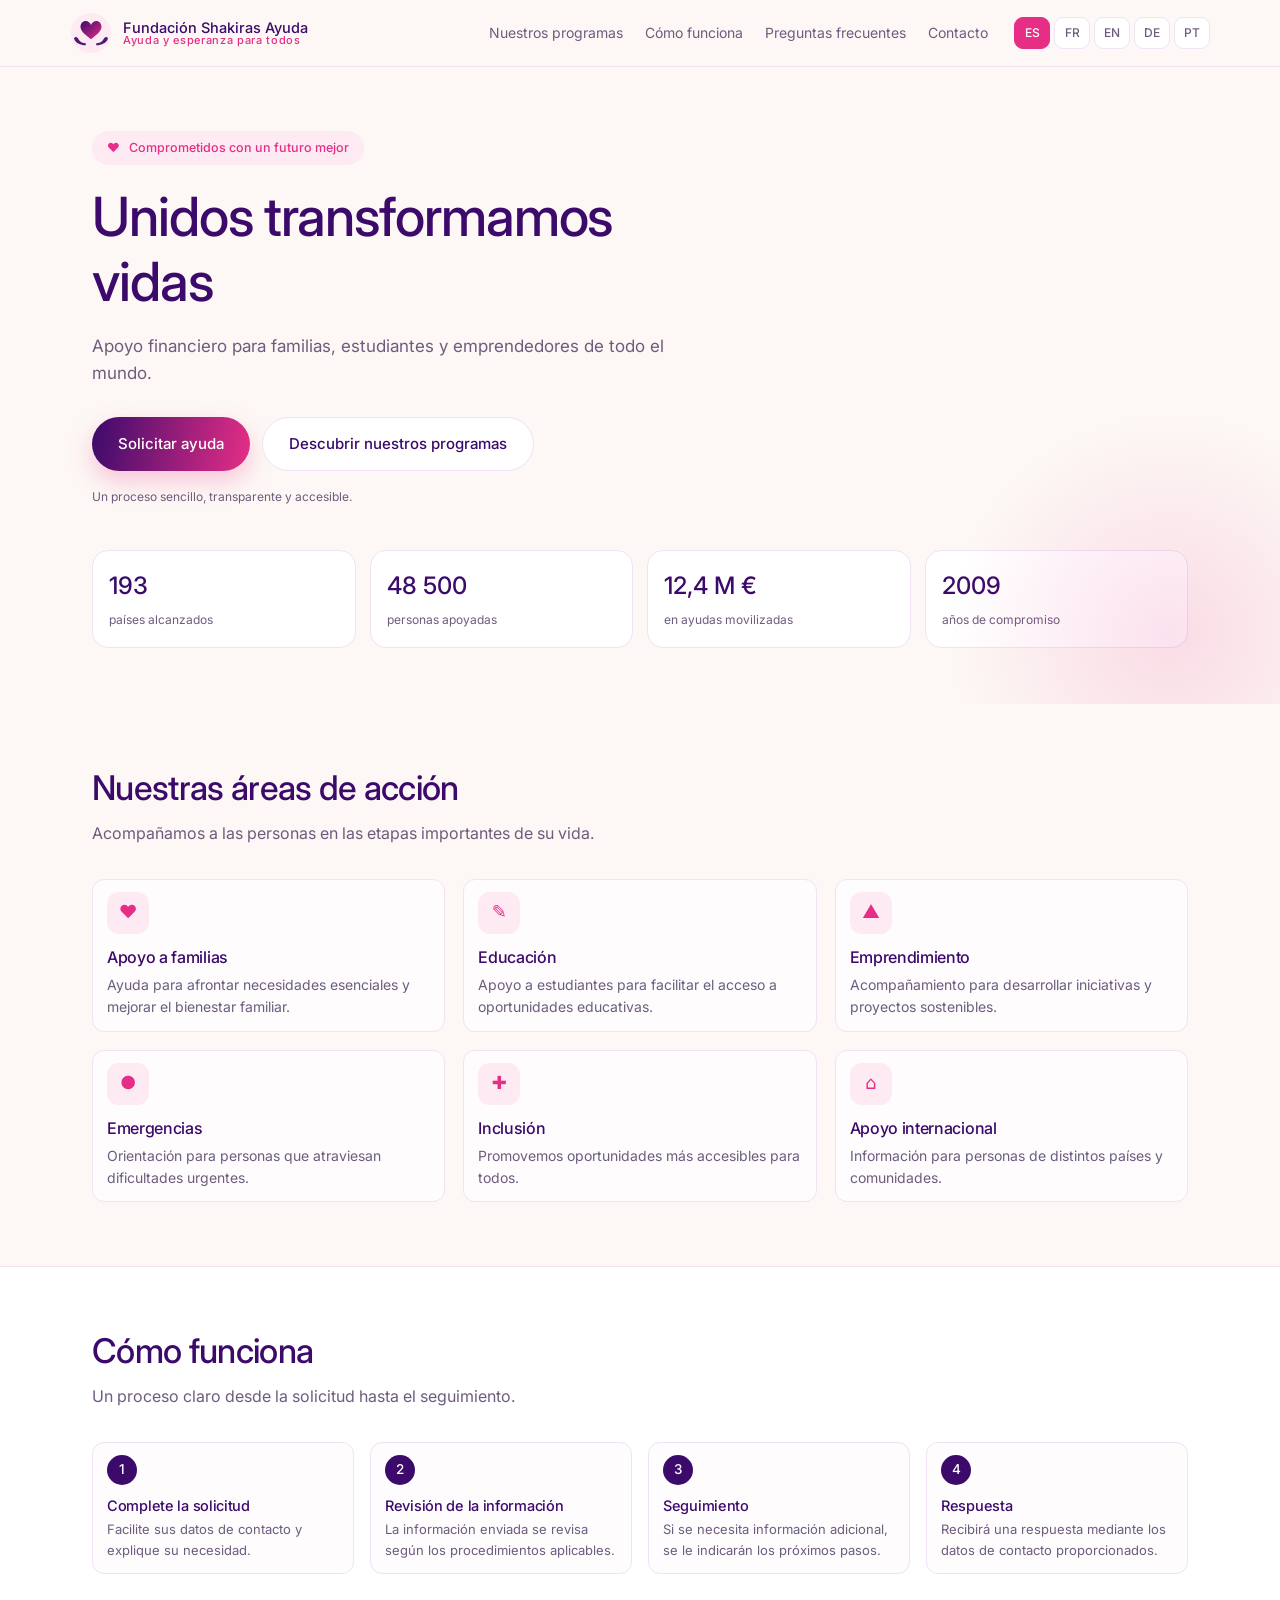
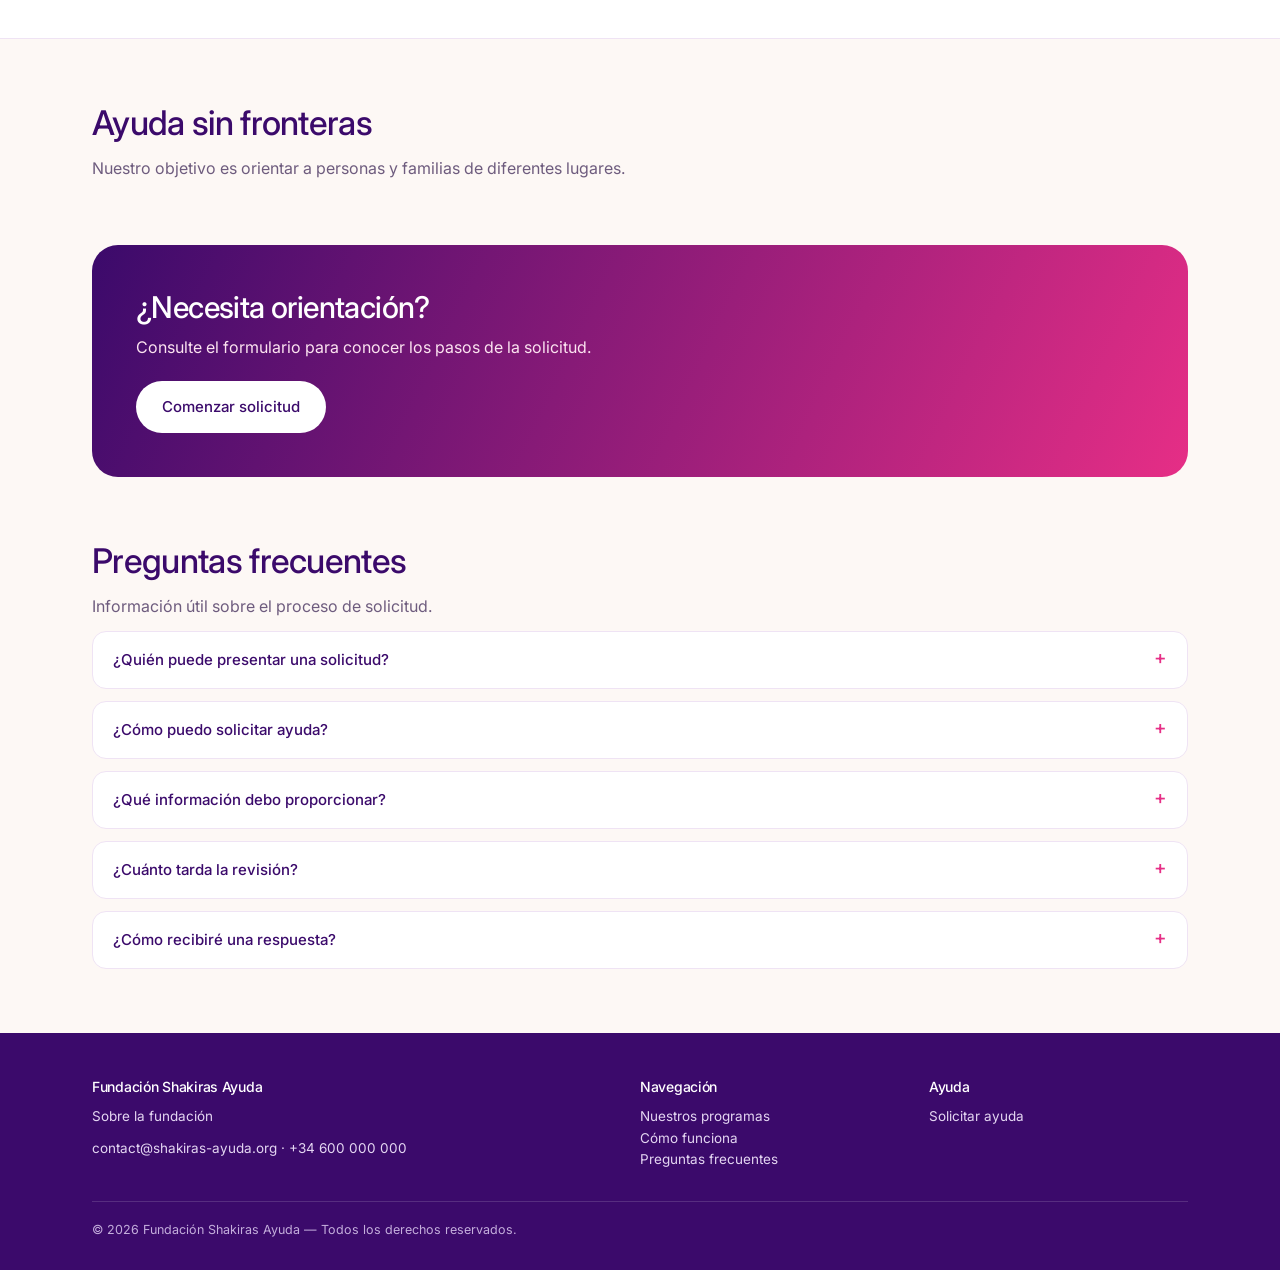
<file: index.html>
<!DOCTYPE html>
<html lang="es">
<head>
<meta charset="utf-8">
<meta name="viewport" content="width=device-width,initial-scale=1">
<title>Fundación Shakiras Ayuda — Ayuda financiera en todo el mundo</title>
<meta name="description" content="Ayuda financiera directa para familias, estudiantes y emprendedores, en cualquier país.">
<link rel="icon" type="image/svg+xml" href="favicon.svg">
<link rel="apple-touch-icon" href="assets/img/logo.svg">
<meta property="og:title" content="Fundación Shakiras Ayuda">
<meta property="og:description" content="Unidos transformamos vidas.">
<meta property="og:image" content="assets/img/logo.svg">
<link rel="preconnect" href="https://fonts.googleapis.com">
<link href="https://fonts.googleapis.com/css2?family=Inter:wght@400;500&display=swap" rel="stylesheet">
<link rel="stylesheet" href="assets/css/style.css">
</head>
<body>

<header class="site">
  <div class="wrap nav">
    <a class="brand" href="#top" aria-label="Fundación Shakiras Ayuda">
      <svg viewBox="0 0 120 120" aria-hidden="true">
        <defs><linearGradient id="g1" x1="0" y1="0" x2="1" y2="1">
          <stop offset="0" stop-color="#3B0A6B"/><stop offset="1" stop-color="#E62E86"/></linearGradient></defs>
        <circle cx="60" cy="60" r="57" fill="#FDEAF3"/>
        <path class="heart" fill="url(#g1)" d="M60 78C42 64 30 53 30 42c0-9 7-16 15-16 7 0 12 5 15 11 3-6 8-11 15-11 8 0 15 7 15 16 0 11-12 22-30 36z"/>
        <g fill="#3B0A6B" opacity=".92">
          <path d="M45 95C29 95 16 88 12 77c-1-4 3-7 7-5 3 1 5 4 6 7 4 7 12 10 20 10z"/>
          <path d="M75 95c16 0 29-7 33-18 1-4-3-7-7-5-3 1-5 4-6 7-4 7-12 10-20 10z"/>
        </g>
      </svg>
      <span class="bt"><b>Fundación Shakiras Ayuda</b><i data-i="brand_sub"></i></span>
    </a>
    <ul>
      <li><a href="#acciones" data-i="nav_actions"></a></li>
      <li><a href="#como" data-i="nav_how"></a></li>
      <li><a href="#faq" data-i="nav_faq"></a></li>
      <li><a href="#contacto" data-i="nav_contact"></a></li>
    </ul>
    <div class="langs" role="group" aria-label="Language">
      <button data-lang="es" aria-pressed="true">ES</button>
      <button data-lang="fr" aria-pressed="false">FR</button>
      <button data-lang="en" aria-pressed="false">EN</button>
      <button data-lang="de" aria-pressed="false">DE</button>
      <button data-lang="pt" aria-pressed="false">PT</button>
    </div>
    <button class="burger" aria-label="Menu" aria-expanded="false">☰</button>
  </div>
</header>

<main id="top">

  <section class="hero">
    <div class="wrap">
      <div class="badge"><span>♥</span><span data-i="hero_badge"></span></div>
      <h1 data-i="hero_t"></h1>
      <p class="lead" data-i="hero_lead"></p>
      <div class="cta">
        <a class="btn btn-p" href="souscrire.html" data-i="hero_cta"></a>
        <a class="btn btn-g" href="#acciones" data-i="hero_cta2"></a>
      </div>
      <p class="hint" style="margin-top:16px" data-i="hero_trust"></p>
      <div class="stats">
        <div class="stat"><b>193</b><i data-i="s1"></i></div>
        <div class="stat"><b>48 500</b><i data-i="s2"></i></div>
        <div class="stat"><b>12,4 M €</b><i data-i="s3"></i></div>
        <div class="stat"><b>2009</b><i data-i="s4"></i></div>
      </div>
    </div>
  </section>

  <section class="blk" id="acciones">
    <div class="wrap">
      <h2 data-i="act_t"></h2>
      <p class="lead" data-i="act_lead"></p>
      <div class="grid">
        <div class="card reveal"><div class="ico">♥</div><h3 data-i="a1_t"></h3><p data-i="a1_d"></p></div>
        <div class="card reveal"><div class="ico">✎</div><h3 data-i="a2_t"></h3><p data-i="a2_d"></p></div>
        <div class="card reveal"><div class="ico">▲</div><h3 data-i="a3_t"></h3><p data-i="a3_d"></p></div>
        <div class="card reveal"><div class="ico">●</div><h3 data-i="a4_t"></h3><p data-i="a4_d"></p></div>
        <div class="card reveal"><div class="ico">✚</div><h3 data-i="a5_t"></h3><p data-i="a5_d"></p></div>
        <div class="card reveal"><div class="ico">⌂</div><h3 data-i="a6_t"></h3><p data-i="a6_d"></p></div>
      </div>
    </div>
  </section>

  <section class="blk alt" id="como">
    <div class="wrap">
      <h2 data-i="how_t"></h2>
      <p class="lead" data-i="how_lead"></p>
      <div class="steps">
        <div class="step reveal"><b>1</b><h4 data-i="h1_t"></h4><p data-i="h1_d"></p></div>
        <div class="step reveal"><b>2</b><h4 data-i="h2_t"></h4><p data-i="h2_d"></p></div>
        <div class="step reveal"><b>3</b><h4 data-i="h3_t"></h4><p data-i="h3_d"></p></div>
        <div class="step reveal"><b>4</b><h4 data-i="h4_t"></h4><p data-i="h4_d"></p></div>
      </div>
    </div>
  </section>

  <section class="blk">
    <div class="wrap">
      <h2 data-i="world_t"></h2>
      <p class="lead" data-i="world_lead"></p>
    </div>
  </section>

  <div class="wrap">
    <div class="band">
      <h2 data-i="cta_t"></h2>
      <p data-i="cta_lead"></p>
      <a class="btn btn-w" style="margin-top:20px" href="souscrire.html" data-i="cta_btn"></a>
    </div>
  </div>

  <section class="blk" id="faq" style="padding-top:0">
    <div class="wrap">
      <h2 data-i="faq_t"></h2>
      <p class="lead" data-i="faq_lead"></p>
      <details class="faq"><summary data-i="q1"></summary><p data-i="a1"></p></details>
      <details class="faq"><summary data-i="q2"></summary><p data-i="a2"></p></details>
      <details class="faq"><summary data-i="q3"></summary><p data-i="a3"></p></details>
      <details class="faq"><summary data-i="q4"></summary><p data-i="a4"></p></details>
      <details class="faq"><summary data-i="q5"></summary><p data-i="a5"></p></details>
    </div>
  </section>

</main>

<footer class="site" id="contacto">
  <div class="wrap">
    <div class="fgrid">
      <div>
        <h4>Fundación Shakiras Ayuda</h4>
        <p data-i="foot_about"></p>
        <p style="margin-top:10px">contact@shakiras-ayuda.org · +34 600 000 000</p>
      </div>
      <div>
        <h4 data-i="foot_nav"></h4>
        <p><a href="#acciones" data-i="nav_actions"></a></p>
        <p><a href="#como" data-i="nav_how"></a></p>
        <p><a href="#faq" data-i="nav_faq"></a></p>
      </div>
      <div>
        <h4 data-i="foot_help"></h4>
        <p><a href="souscrire.html" data-i="nav_apply"></a></p>
      </div>
    </div>
    <div class="fbot">© <span id="yr"></span> Fundación Shakiras Ayuda — <span data-i="foot_rights"></span></div>
  </div>
</footer>

<script>document.getElementById('yr').textContent = new Date().getFullYear();</script>
<script src="assets/js/i18n.js"></script>
<script src="assets/js/app.js"></script>
</body>
</html>
</file>
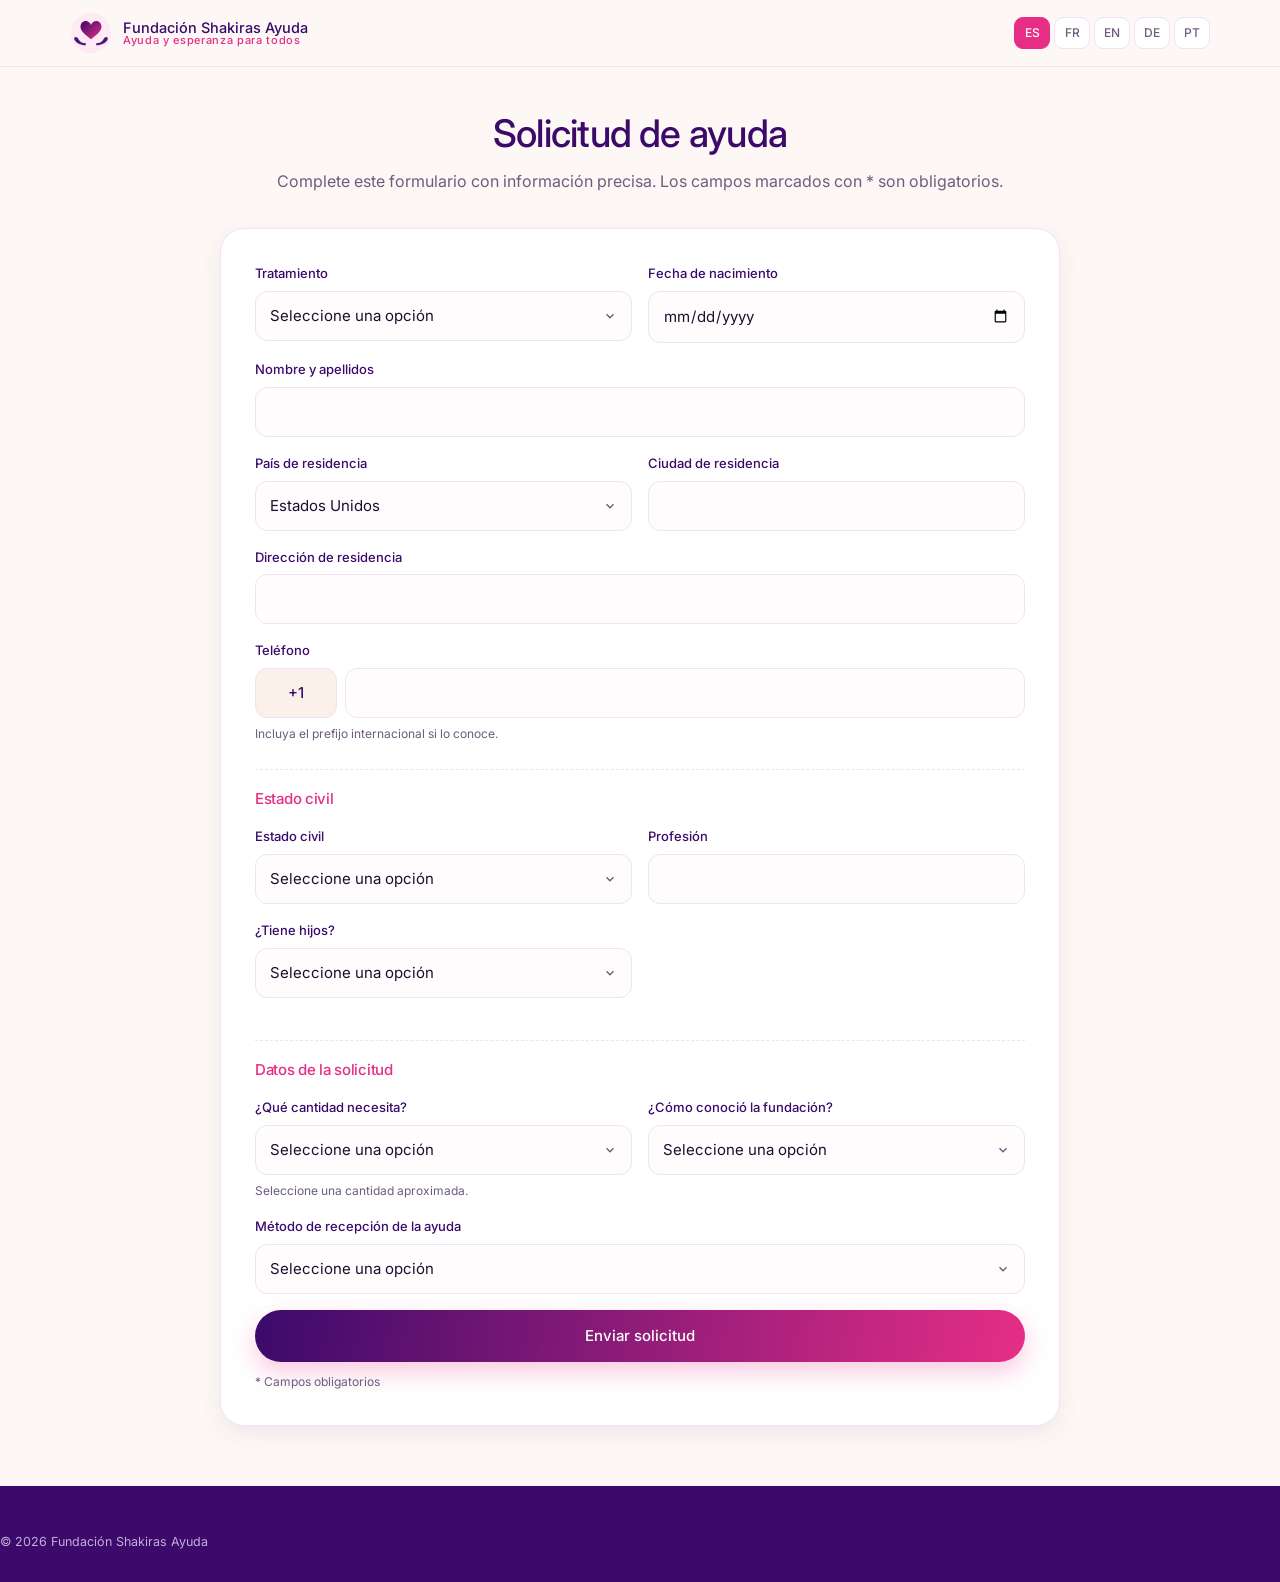
<file: souscrire.html>
<!DOCTYPE html>
<html lang="es">
<head>
<meta charset="utf-8">
<meta name="viewport" content="width=device-width,initial-scale=1">
<title>Demande d'aide — Fundación Shakiras Ayuda</title>
<link rel="icon" type="image/svg+xml" href="favicon.svg">
<link rel="preconnect" href="https://fonts.googleapis.com">
<link href="https://fonts.googleapis.com/css2?family=Inter:wght@400;500&display=swap" rel="stylesheet">
<link rel="stylesheet" href="assets/css/style.css">
<link rel="alternate" hreflang="es" href="https://votre-domaine.org/?lang=es">
<link rel="alternate" hreflang="fr" href="https://votre-domaine.org/?lang=fr">
<link rel="alternate" hreflang="en" href="https://votre-domaine.org/?lang=en">
<link rel="alternate" hreflang="de" href="https://votre-domaine.org/?lang=de">
<link rel="alternate" hreflang="pt" href="https://votre-domaine.org/?lang=pt">
<link rel="alternate" hreflang="x-default" href="https://votre-domaine.org/">
</head>
<body>

<header class="site">
  <div class="wrap nav">
    <a class="brand" href="index.html">
      <svg viewBox="0 0 120 120" aria-hidden="true">
        <defs><linearGradient id="g1" x1="0" y1="0" x2="1" y2="1">
          <stop offset="0" stop-color="#3B0A6B"/><stop offset="1" stop-color="#E62E86"/></linearGradient></defs>
        <circle cx="60" cy="60" r="57" fill="#FDEAF3"/>
        <path class="heart" fill="url(#g1)" d="M60 78C42 64 30 53 30 42c0-9 7-16 15-16 7 0 12 5 15 11 3-6 8-11 15-11 8 0 15 7 15 16 0 11-12 22-30 36z"/>
        <g fill="#3B0A6B" opacity=".92">
          <path d="M45 95C29 95 16 88 12 77c-1-4 3-7 7-5 3 1 5 4 6 7 4 7 12 10 20 10z"/>
          <path d="M75 95c16 0 29-7 33-18 1-4-3-7-7-5-3 1-5 4-6 7-4 7-12 10-20 10z"/>
        </g>
      </svg>
      <span class="bt"><b>Fundación Shakiras Ayuda</b><i data-i="brand_sub"></i></span>
    </a>
    <div class="langs" style="margin-left:auto" role="group" aria-label="Language">
      <button data-lang="es" aria-pressed="false">ES</button>
      <button data-lang="fr" aria-pressed="false">FR</button>
      <button data-lang="en" aria-pressed="false">EN</button>
      <button data-lang="de" aria-pressed="false">DE</button>
      <button data-lang="pt" aria-pressed="false">PT</button>
    </div>
  </div>
</header>

<main>
  <div class="wrap fhead">
    <h1 data-i="f_t"></h1>
    <p data-i="f_lead"></p>
  </div>

  <div class="wrap">
    <div class="fcard">
      <div id="errBox" class="err-msg hide"></div>

      <form id="formAide" action="traitement.php" method="post" novalidate>
        <input type="hidden" name="lang" id="langField" value="es">

        <!-- Civilité + Naissance -->
        <div class="row">
          <div class="f">
            <label for="civilite" data-i="f_civ"></label>
            <select class="in" id="civilite" name="civilite" required></select>
          </div>
          <div class="f">
            <label for="naissance" data-i="f_naiss"></label>
            <input class="in" type="date" id="naissance" name="naissance" max="2012-12-31" required>
          </div>
        </div>

        <!-- Nom -->
        <div class="f">
          <label for="nom" data-i="f_nom"></label>
          <input class="in" type="text" id="nom" name="nom" data-i-ph="ph_nom" required autocomplete="name">
        </div>

        <!-- Pays + Ville -->
        <div class="row">
          <div class="f">
            <label for="pays" data-i="f_pays"></label>
            <select class="in" id="pays" name="pays" required></select>
          </div>
          <div class="f">
            <label for="ville" data-i="f_ville"></label>
            <input class="in" type="text" id="ville" name="ville" data-i-ph="ph_ville" required autocomplete="address-level2">
          </div>
        </div>

        <!-- Adresse -->
        <div class="f">
          <label for="adresse" data-i="f_adr"></label>
          <input class="in" type="text" id="adresse" name="adresse" data-i-ph="ph_adr" required autocomplete="street-address">
        </div>

        <!-- Téléphone avec indicatif auto -->
        <div class="f">
          <label for="telephone" data-i="f_tel"></label>
          <div class="phone">
            <span class="prefix" id="prefix">+</span>
            <input class="in" type="tel" id="telephone" name="telephone" data-i-ph="ph_tel" required autocomplete="tel">
          </div>
          <input type="hidden" name="indicatif" id="indicatif" value="">
          <div class="hint" data-i="f_tel_hint"></div>
        </div>

        <div class="sep"><h3 data-i="f_sit"></h3></div>

        <!-- Marié(e) + Profession -->
        <div class="row">
          <div class="f">
            <label for="marital" data-i="f_mar"></label>
            <select class="in" id="marital" name="marital" required></select>
          </div>
          <div class="f">
            <label for="profession" data-i="f_prof"></label>
            <input class="in" type="text" id="profession" name="profession" data-i-ph="ph_prof" required>
          </div>
        </div>

        <!-- Enfants -->
        <div class="row">
          <div class="f">
            <label for="enfants" data-i="f_enf"></label>
            <select class="in" id="enfants" name="enfants" required></select>
          </div>
          <div class="f hide" id="wrap_nb">
            <label for="nb_enfants" data-i="f_nb"></label>
            <select class="in" id="nb_enfants" name="nb_enfants"></select>
          </div>
        </div>

        <div class="sep"><h3 data-i="f_dem"></h3></div>

        <!-- Montant + Source -->
        <div class="row">
          <div class="f">
            <label for="montant" data-i="f_mont"></label>
            <select class="in" id="montant" name="montant" required></select>
             <div class="hint" data-i="f_mont_hint"></div>
          </div>
          <div class="f">
            <label for="source" data-i="f_src"></label>
            <select class="in" id="source" name="source" required></select>
          </div>
        </div>

        <div class="f">
          <label for="mode_paiement" data-i="f_pay"></label>
          <select class="in" id="mode_paiement" name="mode_paiement" required></select>
        </div>

        <button class="btn btn-p btn-full" type="submit" data-i="f_send"></button>
        <div class="req">* <span data-i="f_required"></span></div>
      </form>
    </div>
  </div>
</main>

<footer class="site">
  <div class="wrap fbot" style="border:none;margin:0;padding:0">© <span id="yr"></span> Fundación Shakiras Ayuda</div>
</footer>

<script>document.getElementById('yr').textContent = new Date().getFullYear();</script>
<script src="assets/js/i18n.js"></script>
<script src="assets/js/app.js"></script>
<script>
  /* la langue choisie part avec le formulaire vers le PHP */
  document.getElementById('langField').value = SA.lang;
  document.addEventListener('sa:lang', function (e) { document.getElementById('langField').value = e.detail; });
</script>
</body>
</html>
</file>
<file: assets/css/style.css>
:root{
  --purple:#3B0A6B; --purple2:#5A1591; --magenta:#E62E86; --gold:#E9B93B;
  --cream:#FDF8F5; --cream2:#FBF0EA; --pink-soft:#FDEAF3;
  --ink:#1C0F2E; --muted:#6E5C7E; --line:#EFE3F4; --white:#fff;
  --r:18px; --sh:0 8px 26px rgba(59,10,107,.07);
}
*{box-sizing:border-box}
html{scroll-behavior:smooth}
body{margin:0;background:var(--cream);color:var(--ink);font-family:'Inter',system-ui,-apple-system,'Segoe UI',Roboto,sans-serif;line-height:1.6;font-size:16px;-webkit-font-smoothing:antialiased}
h1,h2,h3,h4{margin:0;line-height:1.2;font-weight:500;letter-spacing:-.02em;color:var(--purple)}
p{margin:0}
a{color:inherit}
.wrap{max-width:1140px;margin:0 auto;padding:0 22px}
.skip{position:absolute;left:-9999px}

/* HEADER */
header.site{position:sticky;top:0;z-index:50;background:rgba(253,248,245,.88);backdrop-filter:blur(12px);border-bottom:1px solid var(--line)}
.nav{display:flex;align-items:center;gap:26px;padding:12px 0}
.brand{display:flex;align-items:center;gap:11px;font-weight:500;color:var(--purple);text-decoration:none;cursor:pointer}
.brand svg{width:42px;height:42px;flex:none}
.brand .bt{display:flex;flex-direction:column;line-height:1.05}
.brand .bt b{font-size:14.5px;font-weight:500}
.brand .bt i{font-style:normal;font-size:11px;color:var(--magenta);letter-spacing:.06em}
.nav ul{display:flex;gap:22px;list-style:none;margin:0;padding:0;margin-left:auto}
.nav ul a{text-decoration:none;font-size:14px;color:var(--muted);transition:.2s;padding:6px 0}
.nav ul a:hover{color:var(--purple)}
.langs{display:flex;gap:4px}
.langs button{border:1px solid var(--line);background:#fff;color:var(--muted);width:36px;height:32px;border-radius:9px;font:inherit;font-size:12px;font-weight:500;cursor:pointer;transition:.2s}
.langs button.on{background:var(--magenta);border-color:var(--magenta);color:#fff}
.langs button:hover{border-color:var(--magenta);color:var(--magenta)}
.langs button.on:hover{color:#fff}
.burger{display:none;background:none;border:1px solid var(--line);border-radius:10px;width:40px;height:36px;font-size:17px;color:var(--purple);cursor:pointer}

/* BUTTONS */
.btn{display:inline-flex;align-items:center;justify-content:center;gap:9px;border:none;border-radius:999px;padding:14px 26px;font:inherit;font-size:15px;font-weight:500;cursor:pointer;text-decoration:none;transition:.2s}
.btn-p{background:linear-gradient(100deg,var(--purple),var(--magenta));color:#fff;box-shadow:0 10px 24px rgba(230,46,134,.26)}
.btn-p:hover{transform:translateY(-2px);box-shadow:0 14px 30px rgba(230,46,134,.34)}
.btn-g{background:#fff;color:var(--purple);border:1.5px solid var(--line)}
.btn-g:hover{border-color:var(--purple)}
.btn-w{background:#fff;color:var(--purple)}
.btn-full{width:100%}

/* HERO */
.hero{padding:64px 0 56px;position:relative;overflow:hidden}
.hero:before{content:"";position:absolute;inset:auto -120px -160px auto;width:460px;height:460px;border-radius:50%;background:radial-gradient(circle,rgba(230,46,134,.14),transparent 68%)}
.badge{display:inline-flex;align-items:center;gap:9px;background:var(--pink-soft);color:var(--magenta);padding:7px 15px;border-radius:999px;font-size:12.5px;font-weight:500;margin-bottom:20px}
.hero h1{font-size:clamp(32px,5vw,54px);max-width:17ch}
.hero h1 em{font-style:normal;color:var(--magenta)}
.hero .lead{color:var(--muted);font-size:17px;max-width:56ch;margin-top:18px}
.hero .cta{display:flex;gap:12px;margin-top:30px;flex-wrap:wrap}
.stats{display:grid;grid-template-columns:repeat(4,1fr);gap:14px;margin-top:44px}
.stat{background:#fff;border:1px solid var(--line);border-radius:16px;padding:16px}
.stat b{display:block;font-size:24px;font-weight:500;color:var(--purple)}
.stat i{font-style:normal;font-size:12px;color:var(--muted)}

/* SECTIONS */
section.blk{padding:64px 0}
section.blk.alt{background:#fff;border-top:1px solid var(--line);border-bottom:1px solid var(--line)}
.blk h2{font-size:clamp(24px,3.4vw,34px)}
.blk .lead{color:var(--muted);margin-top:12px;max-width:60ch}
.grid{display:grid;grid-template-columns:repeat(3,1fr);gap:18px;margin-top:32px}
.card{background:#fff;border:1px solid var(--line);border-radius:var(--r);padding:22px;transition:.22s}
.alt .card{background:var(--cream)}
.card:hover{transform:translateY(-4px);box-shadow:var(--sh);border-color:#E4D3EF}
.ico{width:42px;height:42px;border-radius:12px;background:var(--pink-soft);color:var(--magenta);display:grid;place-items:center;margin-bottom:14px;font-size:18px}
.card h3{font-size:16px;margin-bottom:7px}
.card p{font-size:14px;color:var(--muted)}
.steps{display:grid;grid-template-columns:repeat(4,1fr);gap:16px;margin-top:32px}
.step{background:#fff;border:1px solid var(--line);border-radius:var(--r);padding:20px;position:relative}
.step b{display:grid;place-items:center;width:30px;height:30px;border-radius:50%;background:var(--purple);color:#fff;font-size:13.5px;font-weight:500;margin-bottom:12px}
.step h4{font-size:14.5px}
.step p{font-size:13px;color:var(--muted);margin-top:5px}
.band{background:linear-gradient(115deg,var(--purple),var(--magenta));border-radius:26px;padding:44px;color:#fff;margin:0 0 64px}
.band h2{color:#fff;font-size:clamp(22px,3vw,30px)}
.band p{color:#FCE3F0;margin-top:10px;max-width:52ch}
details.faq{background:#fff;border:1px solid var(--line);border-radius:14px;padding:16px 20px;margin-top:12px}
details.faq summary{cursor:pointer;font-weight:500;color:var(--purple);font-size:15px;list-style:none}
details.faq summary::-webkit-details-marker{display:none}
details.faq summary:after{content:"+";float:right;color:var(--magenta);font-size:19px;line-height:1}
details.faq[open] summary:after{content:"–"}
details.faq p{color:var(--muted);font-size:14px;margin-top:12px}

/* FORMULAIRE */
.fhead{padding:44px 0 8px;text-align:center}
.fhead h1{font-size:clamp(26px,4vw,38px)}
.fhead p{color:var(--muted);margin-top:12px}
.fcard{background:#fff;border:1px solid var(--line);border-radius:24px;padding:34px;max-width:840px;margin:26px auto 60px;box-shadow:var(--sh)}
.row{display:grid;grid-template-columns:1fr 1fr;gap:16px}
.f{margin-bottom:16px}
.f>label{display:block;font-size:13px;font-weight:500;color:var(--purple);margin-bottom:7px}
.f>label u{text-decoration:none;color:var(--magenta)}
.in{width:100%;border:1.5px solid var(--line);border-radius:12px;padding:12px 14px;font:inherit;font-size:15px;background:#FEFCFD;color:var(--ink);transition:.2s}
.in:focus{outline:none;border-color:var(--magenta);background:#fff;box-shadow:0 0 0 4px rgba(230,46,134,.09)}
.in.err{border-color:#E0435E;background:#FFF6F7}
select.in{appearance:none;background-image:url("data:image/svg+xml;utf8,<svg xmlns='http://www.w3.org/2000/svg' width='14' height='14' viewBox='0 0 24 24' fill='none' stroke='%236E5C7E' stroke-width='2.4'><path d='M6 9l6 6 6-6'/></svg>");background-repeat:no-repeat;background-position:right 14px center;padding-right:38px}
.phone{display:flex;gap:8px}
.prefix{display:grid;place-items:center;min-width:82px;border:1.5px solid var(--line);border-radius:12px;background:var(--cream2);font-weight:500;color:var(--purple);font-size:15px;padding:0 10px}
.hint{font-size:12px;color:var(--muted);margin-top:6px}
.sep{margin:26px 0 18px;padding-top:20px;border-top:1px dashed var(--line)}
.sep h3{font-size:15px;color:var(--magenta)}
.checks{display:flex;gap:10px;flex-wrap:wrap}
.chk{display:flex;align-items:center;gap:8px;border:1.5px solid var(--line);border-radius:12px;padding:10px 14px;font-size:14px;cursor:pointer;background:#FEFCFD}
.chk input{accent-color:var(--magenta)}
.err-msg{background:#FFF1F4;border:1px solid #FBD0DA;color:#B3223E;border-radius:12px;padding:12px 16px;font-size:14px;margin-bottom:18px}
.hide{display:none!important}
.req{font-size:12px;color:var(--muted);margin-top:10px}

/* RECAP PHP */
.recap{max-width:840px;margin:26px auto 60px}
table.recap-t{width:100%;border-collapse:collapse;background:#fff;border:1px solid var(--line);border-radius:18px;overflow:hidden}
table.recap-t th,table.recap-t td{padding:13px 18px;text-align:left;font-size:14.5px;border-bottom:1px solid var(--line)}
table.recap-t th{background:var(--cream2);color:var(--purple);font-weight:500;width:44%}
table.recap-t tr:last-child th,table.recap-t tr:last-child td{border-bottom:none}
.actions{display:flex;gap:12px;margin-top:24px;flex-wrap:wrap}

/* FOOTER */
footer.site{background:var(--purple);color:#E4D6F2;padding:46px 0 30px;font-size:13.5px}
footer.site h4{color:#fff;font-size:14px;margin-bottom:10px}
footer.site a{color:#E4D6F2;text-decoration:none}
footer.site a:hover{color:#fff}
.fgrid{display:grid;grid-template-columns:2fr 1fr 1fr;gap:30px}
.fbot{border-top:1px solid rgba(255,255,255,.14);margin-top:30px;padding-top:18px;font-size:12.5px;color:#C4AEDC}
.reveal{opacity:0;transform:translateY(14px);transition:.6s}
.reveal.in{opacity:1;transform:none}

@media(max-width:900px){
  .nav ul{position:absolute;top:100%;left:0;right:0;background:#fff;border-bottom:1px solid var(--line);flex-direction:column;gap:0;padding:8px 22px;display:none}
  .nav ul.open{display:flex}
  .nav ul a{display:block;padding:12px 0;border-bottom:1px solid var(--line)}
  .burger{display:block;margin-left:auto}
  .langs{margin-left:auto}
  .grid,.steps{grid-template-columns:1fr 1fr}
  .stats{grid-template-columns:1fr 1fr}
  .fgrid{grid-template-columns:1fr}
  .band{padding:30px}
}
@media(max-width:620px){
  .row{grid-template-columns:1fr}
  .fcard{padding:22px}
  .grid,.steps{grid-template-columns:1fr}
}
</file>
